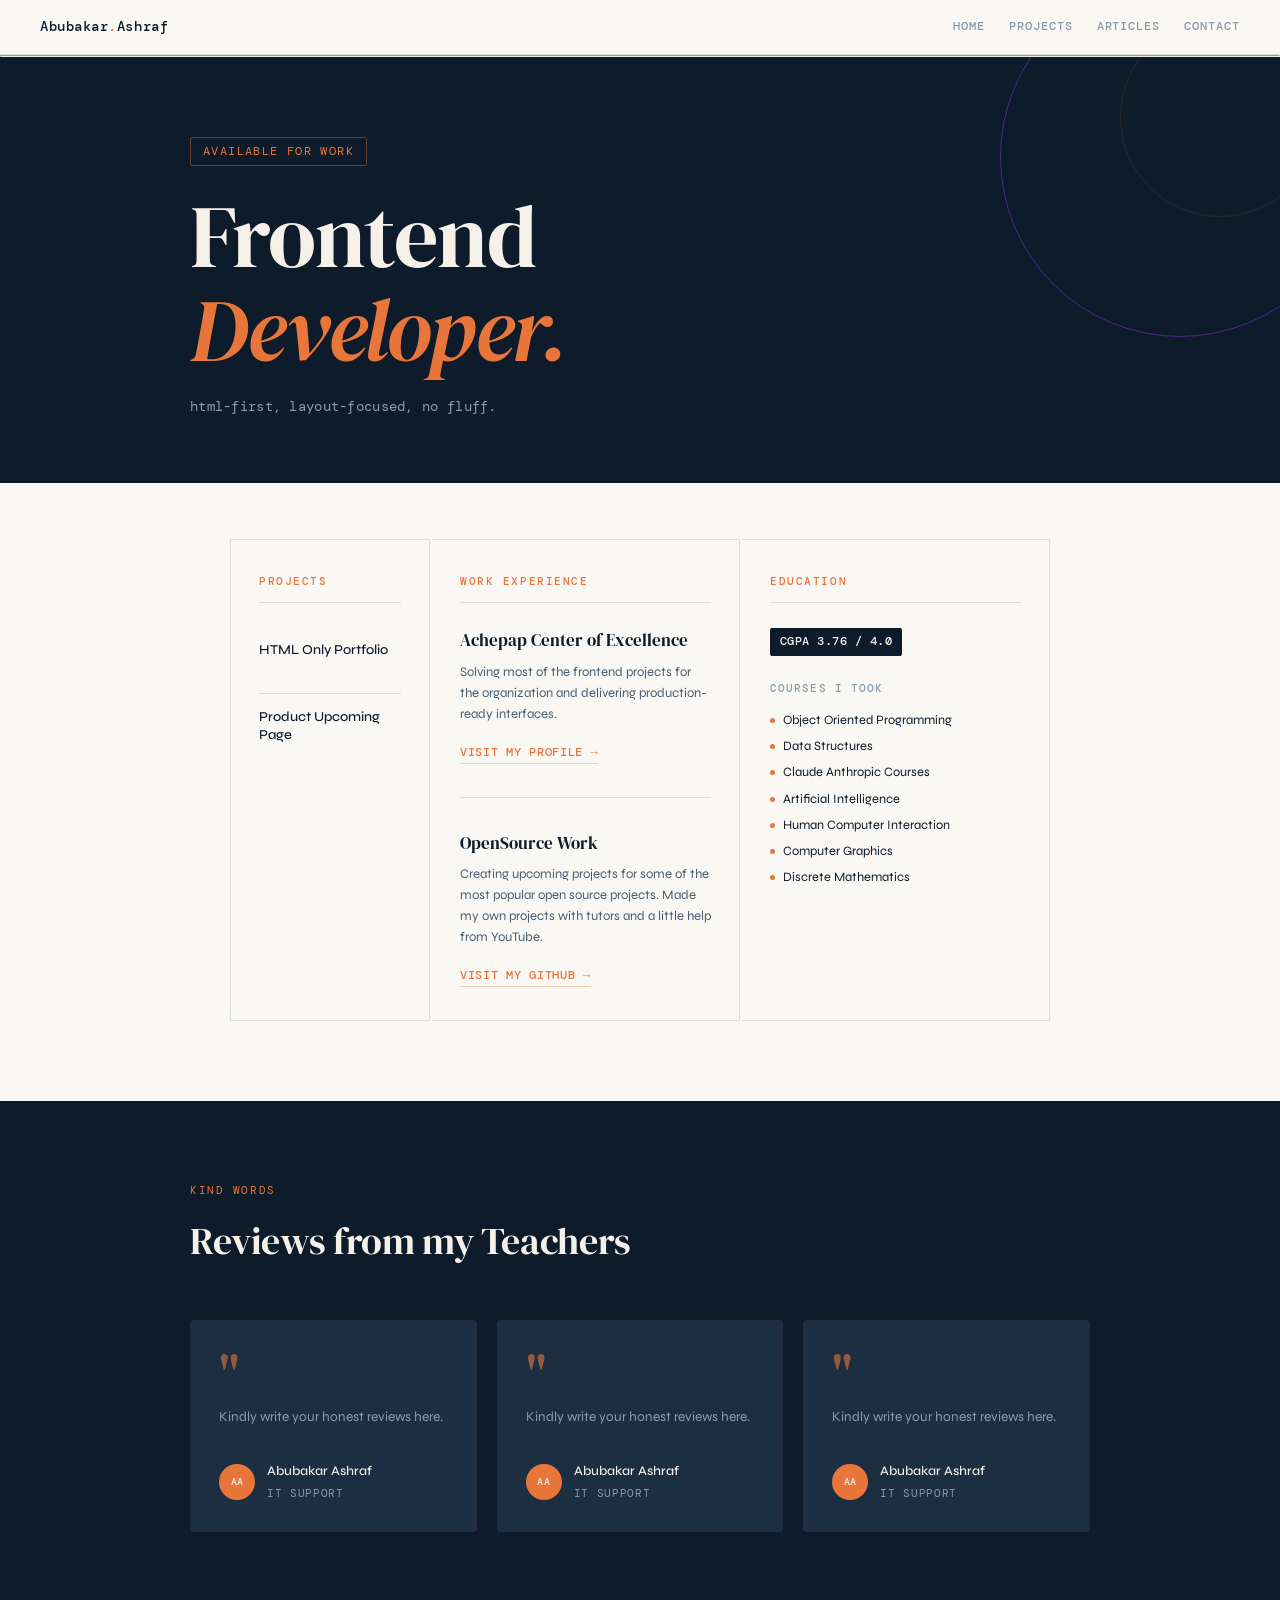
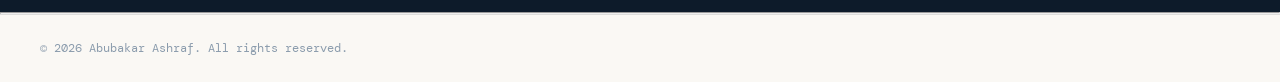
<file: Index.html>
<!DOCTYPE html>
<html lang="en">
<head>
    <meta charset="UTF-8">
    <meta name="viewport" content="width=device-width, initial-scale=1.0">
    <title>Index</title>

     <!-- Google Fonts -->
  <link href="https://fonts.googleapis.com/css2?family=DM+Serif+Display:ital@0;1&family=DM+Mono:wght@400;500&family=Syne:wght@400;500;700&display=swap" rel="stylesheet"/>

   <link rel="stylesheet" href="style.css.css"> 
</head>
<body>
    
    
    <!-- HEADER -->
   <header class="site-header">
  <span class="site-name">Abubakar<span class="dot">.</span>Ashraf</span>
  <nav class="header-links">
    <a href="#">Home</a>
    <a href="#">Projects</a>
    <a href="#">Articles</a>
    <a href="#">Contact</a>
  </nav>
</header>
    <hr>

    <!-- HERO -->
     
    <header class="hero">
    <div class="hero-inner">
      <span class="hero-tag">Available for work</span>
      <h1>Frontend<br><em>Developer.</em></h1>
      <p class="hero-sub">html-first, layout-focused, no fluff.</p>
    </div>
  </header>

    <!-- MAIN CONTENT -->
     <!-- 3-COLUMN GRID -->
  <main class="main-grid">
 
    <!-- PROJECTS -->
    <section class="col">
      <h2 class="col-heading">Projects</h2>
 
      <a href="#" class="project-link">
        <div class="proj-name">HTML Only Portfolio</div>
        <div class="proj-arrow">→ View</div>
      </a>
      <a href="#" class="project-link">
        <div class="proj-name">Product Upcoming Page</div>
        <div class="proj-arrow">→ View</div>
      </a>
    </section>
 
    <!-- WORK EXPERIENCE -->
    <section class="col">
      <h2 class="col-heading">Work Experience</h2>
 
      <div class="work-block">
        <h3 class="work-title">Achepap Center of Excellence</h3>
        <p class="work-desc">Solving most of the frontend projects for the organization and delivering production-ready interfaces.</p>
        <a href="#" class="work-link">Visit my Profile →</a>
      </div>
 
      <div class="work-block">
        <h3 class="work-title">OpenSource Work</h3>
        <p class="work-desc">Creating upcoming projects for some of the most popular open source projects. Made my own projects with tutors and a little help from YouTube.</p>
        <a href="#" class="work-link">Visit my GitHub →</a>
      </div>
    </section>
 
    <!-- EDUCATION -->
    <section class="col">
      <h2 class="col-heading">Education</h2>
 
      <span class="cgpa-badge">CGPA 3.76 / 4.0</span>
 
      <p class="courses-label">Courses I took</p>
      <ul class="course-list">
        <li>Object Oriented Programming</li>
        <li>Data Structures</li>
        <li>Claude Anthropic Courses</li>
        <li>Artificial Intelligence</li>
        <li>Human Computer Interaction</li>
        <li>Computer Graphics</li>
        <li>Discrete Mathematics</li>
      </ul>
    </section>
 
  </main>

   <!-- Reviews Section -->
<section class="reviews-section">
  <div class="reviews-inner">

    <p class="section-tag">Kind Words</p>
    <h2 class="section-title">Reviews from my Teachers</h2>

    <div class="reviews-grid">

      <div class="review-card">
        <span class="quote-mark">"</span>
        <p class="review-text">Kindly write your honest reviews here.</p>
        <div class="reviewer">
          <div class="reviewer-avatar">AA</div>
          <div>
            <p class="reviewer-name">Abubakar Ashraf</p>
            <p class="reviewer-role">IT Support</p>
          </div>
        </div>
      </div>

      <div class="review-card">
        <span class="quote-mark">"</span>
        <p class="review-text">Kindly write your honest reviews here.</p>
        <div class="reviewer">
          <div class="reviewer-avatar">AA</div>
          <div>
            <p class="reviewer-name">Abubakar Ashraf</p>
            <p class="reviewer-role">IT Support</p>
          </div>
        </div>
      </div>

      <div class="review-card">
        <span class="quote-mark">"</span>
        <p class="review-text">Kindly write your honest reviews here.</p>
        <div class="reviewer">
          <div class="reviewer-avatar">AA</div>
          <div>
            <p class="reviewer-name">Abubakar Ashraf</p>
            <p class="reviewer-role">IT Support</p>
          </div>
        </div>
      </div>

    </div>
  </div>
</section>

    <hr>
    <!-- FOOTER -->
    <footer align="center"> 
        <p>&copy; 2026 Abubakar  Ashraf. All rights reserved.</p>
    </footer>  
</body>
</html>
</file>
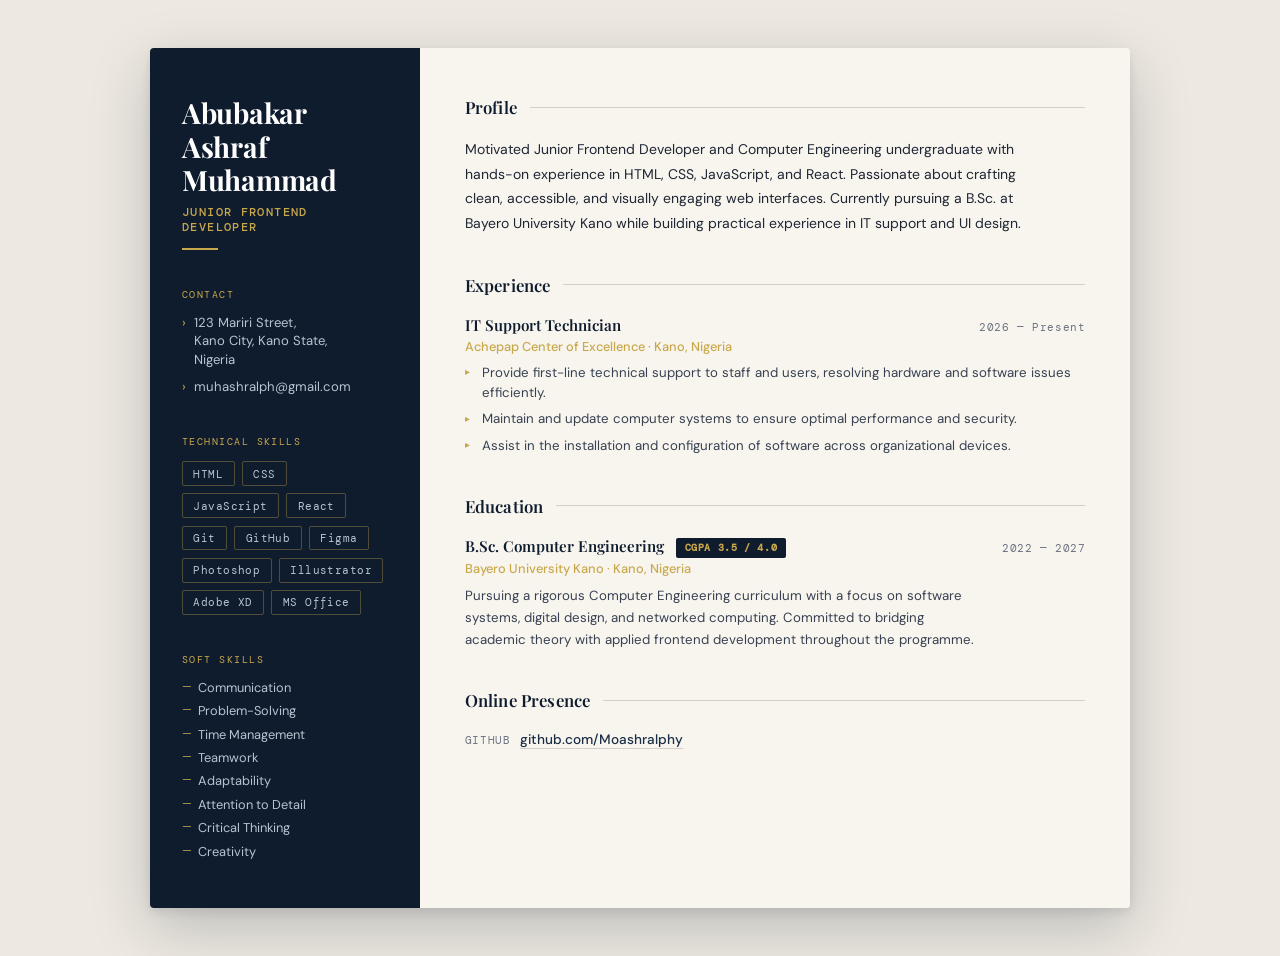
<file: Curriculum Vitae.html>
<!DOCTYPE html>
<html lang="en">
<head>
  <meta charset="UTF-8" />
  <meta name="viewport" content="width=device-width, initial-scale=1.0" />
  <title>Curriculum Vitae | Abubakar Ashraf Muhammad</title>
  <meta name="description" content="Professional CV for Abubakar Ashraf Muhammad, Junior Frontend Developer, Kano Nigeria." />
  <link href="https://fonts.googleapis.com/css2?family=Playfair+Display:wght@400;600;700&family=DM+Sans:wght@300;400;500&family=DM+Mono:wght@400;500&display=swap" rel="stylesheet" />
  <style>
    /* ── Reset & Variables ─────────────────────────────────── */
    *, *::before, *::after { box-sizing: border-box; margin: 0; padding: 0; }

    :root {
      --navy:    #0f1c2e;
      --navy-mid:#1a2e46;
      --cream:   #f8f5ef;
      --warm-off:#ede9e1;
      --gold:    #c9a84c;
      --ink:     #1e2533;
      --muted:   #6b7280;
      --rule:    #d4cec4;

      --serif:  'Playfair Display', Georgia, serif;
      --sans:   'DM Sans', sans-serif;
      --mono:   'DM Mono', monospace;
    }

    /* ── Page ──────────────────────────────────────────────── */
    body {
      background: var(--warm-off);
      font-family: var(--sans);
      color: var(--ink);
      min-height: 100vh;
      display: flex;
      justify-content: center;
      align-items: flex-start;
      padding: 3rem 1.5rem;
    }

    /* ── Card ──────────────────────────────────────────────── */
    .cv {
      display: grid;
      grid-template-columns: 270px 1fr;
      max-width: 980px;
      width: 100%;
      box-shadow: 0 20px 60px rgba(15,28,46,.22), 0 4px 12px rgba(15,28,46,.1);
      border-radius: 4px;
      overflow: hidden;
      animation: rise .6s ease both;
    }

    @keyframes rise {
      from { opacity: 0; transform: translateY(22px); }
      to   { opacity: 1; transform: translateY(0); }
    }

    /* ── Sidebar ───────────────────────────────────────────── */
    .sidebar {
      background: var(--navy);
      color: #d6dde8;
      padding: 3rem 2rem;
      display: flex;
      flex-direction: column;
      gap: 2.4rem;
    }

    .sidebar-name {
      font-family: var(--serif);
      font-size: 1.75rem;
      font-weight: 700;
      color: #fff;
      line-height: 1.2;
      letter-spacing: -.3px;
    }

    .sidebar-title {
      font-family: var(--mono);
      font-size: .72rem;
      font-weight: 500;
      letter-spacing: .12em;
      text-transform: uppercase;
      color: var(--gold);
      margin-top: .5rem;
    }

    .sidebar-divider {
      width: 36px;
      height: 2px;
      background: var(--gold);
      margin-top: .8rem;
    }

    /* sidebar section label */
    .s-label {
      font-family: var(--mono);
      font-size: .65rem;
      letter-spacing: .14em;
      text-transform: uppercase;
      color: var(--gold);
      margin-bottom: .8rem;
    }

    .contact-list {
      list-style: none;
      display: flex;
      flex-direction: column;
      gap: .55rem;
    }

    .contact-list li {
      font-size: .82rem;
      line-height: 1.4;
      color: #b8c4d0;
      display: flex;
      gap: .5rem;
      align-items: flex-start;
    }

    .contact-list li::before {
      content: '›';
      color: var(--gold);
      flex-shrink: 0;
      margin-top: .05em;
    }

    .contact-list a {
      color: inherit;
      text-decoration: none;
      border-bottom: 1px solid transparent;
      transition: border-color .2s, color .2s;
    }

    .contact-list a:hover {
      color: var(--gold);
      border-bottom-color: var(--gold);
    }

    /* Skills */
    .skill-chips {
      display: flex;
      flex-wrap: wrap;
      gap: .45rem;
    }

    .chip {
      font-family: var(--mono);
      font-size: .68rem;
      padding: .28rem .65rem;
      border-radius: 2px;
      border: 1px solid rgba(201,168,76,.35);
      color: #b8c4d0;
      letter-spacing: .04em;
      transition: background .2s, color .2s;
    }

    .chip:hover {
      background: rgba(201,168,76,.12);
      color: var(--gold);
    }

    /* Soft skills */
    .soft-list {
      list-style: none;
      display: flex;
      flex-direction: column;
      gap: .4rem;
    }

    .soft-list li {
      font-size: .8rem;
      color: #b8c4d0;
      padding-left: 1rem;
      position: relative;
    }

    .soft-list li::before {
      content: '—';
      position: absolute;
      left: 0;
      color: var(--gold);
      font-size: .7rem;
    }

    /* ── Main ──────────────────────────────────────────────── */
    .main {
      background: var(--cream);
      padding: 3rem 2.8rem;
      display: flex;
      flex-direction: column;
      gap: 2.4rem;
    }

    /* section */
    .cv-section {}

    .cv-section-header {
      display: flex;
      align-items: center;
      gap: .8rem;
      margin-bottom: 1.2rem;
    }

    .cv-section-header h2 {
      font-family: var(--serif);
      font-size: 1.05rem;
      font-weight: 600;
      color: var(--navy);
      letter-spacing: .01em;
      white-space: nowrap;
    }

    .header-rule {
      flex: 1;
      height: 1px;
      background: var(--rule);
    }

    /* Summary */
    .summary p {
      font-size: .875rem;
      line-height: 1.75;
      color: var(--ink);
      max-width: 58ch;
    }

    /* Entry (education / experience) */
    .entry {
      margin-bottom: 1.4rem;
    }

    .entry:last-child { margin-bottom: 0; }

    .entry-top {
      display: flex;
      justify-content: space-between;
      align-items: baseline;
      flex-wrap: wrap;
      gap: .3rem;
    }

    .entry-role {
      font-family: var(--serif);
      font-size: .95rem;
      font-weight: 600;
      color: var(--navy);
    }

    .entry-date {
      font-family: var(--mono);
      font-size: .7rem;
      color: var(--muted);
      letter-spacing: .05em;
    }

    .entry-org {
      font-size: .8rem;
      font-weight: 500;
      color: var(--gold);
      margin-top: .18rem;
      margin-bottom: .5rem;
    }

    .entry-desc {
      font-size: .83rem;
      line-height: 1.65;
      color: #374151;
      max-width: 58ch;
    }

    .entry-list {
      list-style: none;
      display: flex;
      flex-direction: column;
      gap: .35rem;
      margin-top: .4rem;
    }

    .entry-list li {
      font-size: .83rem;
      color: #374151;
      padding-left: 1.1rem;
      position: relative;
      line-height: 1.55;
    }

    .entry-list li::before {
      content: '▸';
      position: absolute;
      left: 0;
      color: var(--gold);
      font-size: .6rem;
      top: .28em;
    }

    /* GPA badge */
    .badge {
      display: inline-block;
      font-family: var(--mono);
      font-size: .65rem;
      padding: .2rem .55rem;
      background: var(--navy);
      color: var(--gold);
      border-radius: 2px;
      margin-left: .5rem;
      vertical-align: middle;
      letter-spacing: .06em;
    }

    /* Online */
    .link-item {
      display: flex;
      align-items: center;
      gap: .6rem;
      font-size: .85rem;
    }

    .link-item a {
      color: var(--navy-mid);
      text-decoration: none;
      font-weight: 500;
      border-bottom: 1px solid var(--rule);
      transition: color .2s, border-color .2s;
    }

    .link-item a:hover {
      color: var(--gold);
      border-bottom-color: var(--gold);
    }

    .link-label {
      font-family: var(--mono);
      font-size: .68rem;
      color: var(--muted);
      letter-spacing: .06em;
      text-transform: uppercase;
    }

    /* ── Responsive ────────────────────────────────────────── */
    @media (max-width: 680px) {
      body { padding: 1rem .5rem; }
      .cv { grid-template-columns: 1fr; }
      .sidebar { padding: 2.2rem 1.6rem; }
      .main { padding: 2rem 1.6rem; }
    }

    @media print {
      body { background: white; padding: 0; }
      .cv { box-shadow: none; }
    }
  </style>
</head>
<body>

<article class="cv">

  <!-- ══════════════ SIDEBAR ══════════════ -->
  <aside class="sidebar">

    <div>
      <p class="sidebar-name">Abubakar<br>Ashraf<br>Muhammad</p>
      <p class="sidebar-title">Junior Frontend Developer</p>
      <div class="sidebar-divider"></div>
    </div>

    <section>
      <p class="s-label">Contact</p>
      <ul class="contact-list">
        <li>123 Mariri Street,<br>Kano City, Kano State,<br>Nigeria</li>
        <li><a href="mailto:muhashralph@gmail.com">muhashralph@gmail.com</a></li>
      </ul>
    </section>

    <section>
      <p class="s-label">Technical Skills</p>
      <div class="skill-chips">
        <span class="chip">HTML</span>
        <span class="chip">CSS</span>
        <span class="chip">JavaScript</span>
        <span class="chip">React</span>
        <span class="chip">Git</span>
        <span class="chip">GitHub</span>
        <span class="chip">Figma</span>
        <span class="chip">Photoshop</span>
        <span class="chip">Illustrator</span>
        <span class="chip">Adobe XD</span>
        <span class="chip">MS Office</span>
      </div>
    </section>

    <section>
      <p class="s-label">Soft Skills</p>
      <ul class="soft-list">
        <li>Communication</li>
        <li>Problem-Solving</li>
        <li>Time Management</li>
        <li>Teamwork</li>
        <li>Adaptability</li>
        <li>Attention to Detail</li>
        <li>Critical Thinking</li>
        <li>Creativity</li>
      </ul>
    </section>

  </aside>

  <!-- ══════════════ MAIN ══════════════ -->
  <main class="main">

    <!-- Summary -->
    <section class="cv-section summary">
      <div class="cv-section-header">
        <h2>Profile</h2>
        <div class="header-rule"></div>
      </div>
      <p>
        Motivated Junior Frontend Developer and Computer Engineering undergraduate
        with hands-on experience in HTML, CSS, JavaScript, and React. Passionate
        about crafting clean, accessible, and visually engaging web interfaces.
        Currently pursuing a B.Sc. at Bayero University Kano while building
        practical experience in IT support and UI design.
      </p>
    </section>

    <!-- Experience -->
    <section class="cv-section">
      <div class="cv-section-header">
        <h2>Experience</h2>
        <div class="header-rule"></div>
      </div>

      <div class="entry">
        <div class="entry-top">
          <span class="entry-role">IT Support Technician</span>
          <span class="entry-date">2026 — Present</span>
        </div>
        <p class="entry-org">Achepap Center of Excellence · Kano, Nigeria</p>
        <ul class="entry-list">
          <li>Provide first-line technical support to staff and users, resolving hardware and software issues efficiently.</li>
          <li>Maintain and update computer systems to ensure optimal performance and security.</li>
          <li>Assist in the installation and configuration of software across organizational devices.</li>
        </ul>
      </div>
    </section>

    <!-- Education -->
    <section class="cv-section">
      <div class="cv-section-header">
        <h2>Education</h2>
        <div class="header-rule"></div>
      </div>

      <div class="entry">
        <div class="entry-top">
          <span class="entry-role">
            B.Sc. Computer Engineering
            <span class="badge">CGPA 3.5 / 4.0</span>
          </span>
          <span class="entry-date">2022 — 2027</span>
        </div>
        <p class="entry-org">Bayero University Kano · Kano, Nigeria</p>
        <p class="entry-desc">
          Pursuing a rigorous Computer Engineering curriculum with a focus on
          software systems, digital design, and networked computing. Committed
          to bridging academic theory with applied frontend development
          throughout the programme.
        </p>
      </div>
    </section>

    <!-- Online -->
    <section class="cv-section">
      <div class="cv-section-header">
        <h2>Online Presence</h2>
        <div class="header-rule"></div>
      </div>

      <div class="link-item">
        <span class="link-label">GitHub</span>
        <a href="https://github.com/Moashralphy" target="_blank" rel="noopener">
          github.com/Moashralphy
        </a>
      </div>
    </section>

  </main>

</article>

</body>
</html>
</file>
<file: style.css.css>
:root {
  --navy:       #0d1b2a;
  --navy-mid:   #1b2e42;
  --navy-light: #243852;
  --cream:      #f5f0e8;
  --warm-white: #faf8f4;
  --accent:     #e8753a;
  --accent-soft:#f3dece;
  --muted:      #8a9bac;
  --text-body:  #4a5e72;
  --border:     rgba(13, 27, 42, 0.12);
 
  --serif: 'DM Serif Display', Georgia, serif;
  --sans:  'Syne', sans-serif;
  --mono:  'DM Mono', monospace;
}
 
/* ─── RESET ─── */
*, *::before, *::after {
  box-sizing: border-box;
  margin: 0;
  padding: 0;
}

html {
  font-size: 16px;
}

/* ─── SITE HEADER ─── */
.site-header {
  display: flex;
  align-items: center;
  justify-content: space-between;
  padding: 1rem 2.5rem;
  border-bottom: 1px solid var(--border);
  background: var(--warm-white);
}

.site-name {
  font-family: var(--mono);
  font-size: 0.85rem;
  font-weight: 500;
  color: var(--navy);
  letter-spacing: 0.04em;
}

.site-name .dot {
  color: var(--accent);
}

.header-links {
  display: flex;
  gap: 1.5rem;
}

.header-links a {
  font-family: var(--mono);
  font-size: 0.75rem;
  font-weight: 500;
  letter-spacing: 0.08em;
  text-transform: uppercase;
  color: var(--muted);
  text-decoration: none;
  transition: color 0.2s;
}

.header-links a:hover {
  color: var(--accent);
}

/* ─── RESPONSIVE ─── */
@media (max-width: 700px) {
  .site-header {
    flex-direction: column;
    align-items: flex-start;
    gap: 0.75rem;
    padding: 1rem 1.25rem;
  }

  .header-links {
    gap: 1rem;
  }
}

body {
  background: var(--warm-white);
  color: var(--navy);
  font-family: var(--sans);
  line-height: 1.65;
  min-height: 100vh;
}

/* ─── HERO / PAGE HEADER ─── */
.hero {
  background: var(--navy);
  color: var(--cream);
  padding: 5rem 2.5rem 4rem;
  position: relative;
  overflow: hidden;
}

.hero::before {
  content: '';
  position: absolute;
  top: -80px;
  right: -80px;
  width: 360px;
  height: 360px;
  border-radius: 50%;
  border: 1px solid rgba(136, 52, 214, 0.548);
}

.hero::after {
  content: '';
  position: absolute;
  top: -40px;
  right: -40px;
  width: 200px;
  height: 200px;
  border-radius: 50%;
  border: 1px solid rgba(232, 117, 58, 0.12);
}

.hero-inner {
  max-width: 900px;
  margin: 0 auto;
  position: relative;
  z-index: 1;
}

.hero-tag {
  display: inline-block;
  font-family: var(--mono);
  font-size: 0.72rem;
  letter-spacing: 0.12em;
  text-transform: uppercase;
  color: var(--accent);
  border: 1px solid rgba(232, 117, 58, 0.4);
  padding: 4px 12px;
  border-radius: 2px;
  margin-bottom: 1.5rem;
}

.hero h1 {
  font-family: var(--serif);
  font-size: clamp(3rem, 7vw, 5.5rem);
  font-weight: 400;
  line-height: 1.05;
  color: var(--cream);
  letter-spacing: -0.02em;
}

.hero h1 em {
  font-style: italic;
  color: var(--accent);
}

.hero-sub {
  margin-top: 1.25rem;
  font-size: 0.9rem;
  color: var(--muted);
  letter-spacing: 0.02em;
  font-family: var(--mono);
}

/* ─── MAIN 3-COLUMN GRID ─── */
.main-grid {
  max-width: 900px;
  margin: 0 auto;
  padding: 3.5rem 2.5rem 5rem;
  display: grid;
  grid-template-columns: 200px 1fr 1fr;
  gap: 2px;
}

/* ─── COLUMNS ─── */
.col {
  padding: 2rem 1.75rem;
  border: 1px solid var(--border);
  transition: background 0.15s;
}

.col + .col {
  border-left: none;
}

.col:hover {
  background: #fdf9f5;
}

.col-heading {
  font-family: var(--mono);
  font-size: 0.7rem;
  font-weight: 500;
  letter-spacing: 0.14em;
  text-transform: uppercase;
  color: var(--accent);
  margin-bottom: 1.5rem;
  padding-bottom: 0.75rem;
  border-bottom: 1px solid var(--border);
}

/* ─── PROJECTS ─── */
.project-link {
  display: block;
  text-decoration: none;
  padding: 0.85rem 0;
  border-bottom: 1px solid var(--border);
  transition: padding-left 0.2s;
}

.project-link:last-child {
  border-bottom: none;
}

.project-link:hover {
  padding-left: 6px;
}

.proj-name {
  font-size: 0.85rem;
  font-weight: 500;
  color: var(--navy);
  line-height: 1.35;
}

.proj-arrow {
  font-size: 0.7rem;
  color: var(--accent);
  margin-top: 2px;
  opacity: 0;
  transition: opacity 0.2s;
}

.project-link:hover .proj-arrow {
  opacity: 1;
}

/* ─── WORK EXPERIENCE ─── */
.work-block {
  margin-bottom: 2rem;
  padding-bottom: 2rem;
  border-bottom: 1px solid var(--border);
}

.work-block:last-child {
  border-bottom: none;
  margin-bottom: 0;
  padding-bottom: 0;
}

.work-title {
  font-family: var(--serif);
  font-size: 1.05rem;
  font-weight: 400;
  color: var(--navy);
  margin-bottom: 0.4rem;
}

.work-desc {
  font-size: 0.82rem;
  color: var(--text-body);
  line-height: 1.6;
  margin-bottom: 0.85rem;
}

.work-link {
  display: inline-flex;
  align-items: center;
  gap: 6px;
  font-family: var(--mono);
  font-size: 0.72rem;
  font-weight: 500;
  letter-spacing: 0.06em;
  text-transform: uppercase;
  color: var(--accent);
  text-decoration: none;
  border-bottom: 1px solid rgba(232, 117, 58, 0.35);
  padding-bottom: 1px;
  transition: border-color 0.2s;
}

.work-link:hover {
  border-color: var(--accent);
}

/* ─── EDUCATION ─── */
.cgpa-badge {
  display: inline-block;
  background: var(--navy);
  color: var(--cream);
  font-family: var(--mono);
  font-size: 0.75rem;
  font-weight: 500;
  padding: 4px 10px;
  border-radius: 2px;
  margin-bottom: 1.5rem;
  letter-spacing: 0.04em;
}

.courses-label {
  font-family: var(--mono);
  font-size: 0.68rem;
  font-weight: 500;
  letter-spacing: 0.1em;
  text-transform: uppercase;
  color: var(--muted);
  margin-bottom: 0.75rem;
}

.course-list {
  list-style: none;
  display: flex;
  flex-direction: column;
  gap: 5px;
}

.course-list li {
  font-size: 0.8rem;
  color: var(--navy);
  display: flex;
  align-items: center;
  gap: 8px;
}

.course-list li::before {
  content: '';
  width: 5px;
  height: 5px;
  background: var(--accent);
  border-radius: 50%;
  flex-shrink: 0;
}

/* ─── REVIEWS SECTION ─── */
.reviews-section {
  background: var(--navy);
  padding: 5rem 2.5rem;
}

.reviews-inner {
  max-width: 900px;
  margin: 0 auto;
}

.section-tag {
  font-family: var(--mono);
  font-size: 0.7rem;
  letter-spacing: 0.14em;
  text-transform: uppercase;
  color: var(--accent);
  margin-bottom: 0.6rem;
}

.section-title {
  font-family: var(--serif);
  font-size: clamp(1.6rem, 4vw, 2.4rem);
  font-weight: 400;
  color: var(--cream);
  margin-bottom: 3rem;
  letter-spacing: -0.01em;
}

.reviews-grid {
  display: grid;
  grid-template-columns: repeat(3, 1fr);
  gap: 1.25rem;
}

.review-card {
  background: var(--navy-mid);
  border: 1px solid rgba(173, 24, 24, 0.07);
  border-radius: 4px;
  padding: 1.75rem;
  display: flex;
  flex-direction: column;
  gap: 1rem;
  transition: border-color 0.2s, background 0.2s;
}

.review-card:hover {
  border-color: rgba(232, 117, 58, 0.3);
  background: var(--navy-light);
}

.quote-mark {
  font-family: var(--serif);
  font-size: 3rem;
  line-height: 1;
  color: var(--accent);
  opacity: 0.6;
  display: block;
  margin-bottom: -0.5rem;
}

.review-text {
  font-size: 0.85rem;
  color: var(--muted);
  line-height: 1.7;
  flex: 1;
}

.reviewer {
  display: flex;
  align-items: center;
  gap: 0.75rem;
  border-top: 1px solid rgba(233, 2, 2, 0.07);
  padding-top: 1rem;
  margin-top: auto;
}

.reviewer-avatar {
  width: 36px;
  height: 36px;
  border-radius: 50%;
  background: var(--accent);
  color: var(--cream);
  font-family: var(--mono);
  font-size: 0.65rem;
  font-weight: 500;
  letter-spacing: 0.04em;
  display: flex;
  align-items: center;
  justify-content: center;
  flex-shrink: 0;
}

.reviewer-name {
  font-family: var(--sans);
  font-size: 0.82rem;
  font-weight: 500;
  color: var(--cream);
}

.reviewer-role {
  font-family: var(--mono);
  font-size: 0.68rem;
  letter-spacing: 0.06em;
  text-transform: uppercase;
  color: var(--muted);
  margin-top: 2px;
}

/* ─── REVIEWS RESPONSIVE ─── */
@media (max-width: 700px) {
  .reviews-section {
    padding: 3rem 1.25rem;
  }

  .reviews-grid {
    grid-template-columns: 1fr;
  }
}

/* ─── FOOTER ─── */
footer {
  border-top: 1px solid var(--border);
  padding: 1.5rem 2.5rem;
  display: flex;
  align-items: center;
  justify-content: space-between;
}

footer p {
  font-family: var(--mono);
  font-size: 0.72rem;
  color: var(--muted);
}

footer a {
  font-family: var(--mono);
  font-size: 0.72rem;
  color: var(--accent);
  text-decoration: none;
}

/* ─── RESPONSIVE ─── */
@media (max-width: 700px) {
  .hero {
    padding: 3rem 1.25rem 2.5rem;
  }

  .main-grid {
    grid-template-columns: 1fr;
    padding: 2rem 1.25rem;
  }

  .col + .col {
    border-left: 1px solid var(--border);
    border-top: none;
  }

  footer {
    padding: 1.25rem;
    flex-direction: column;
    gap: 0.5rem;
    align-items: flex-start;
  }
}
</file>
